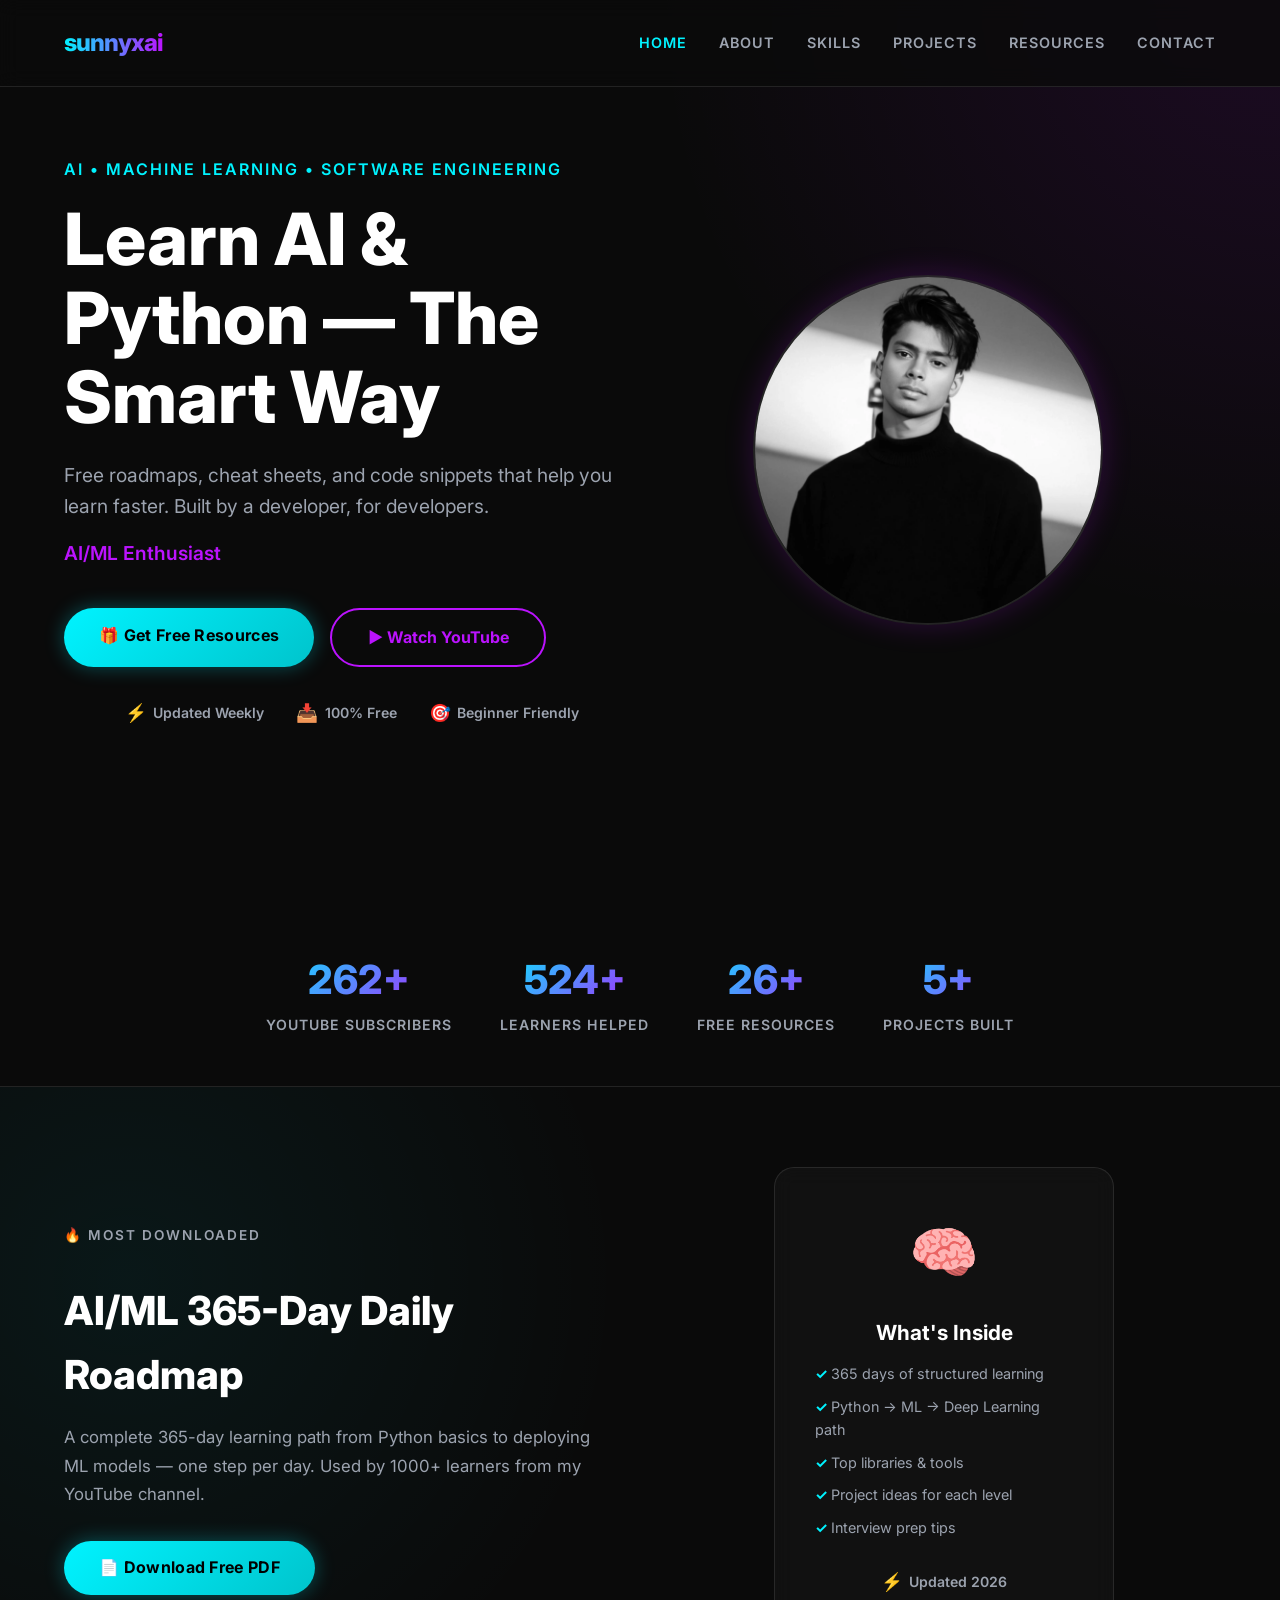
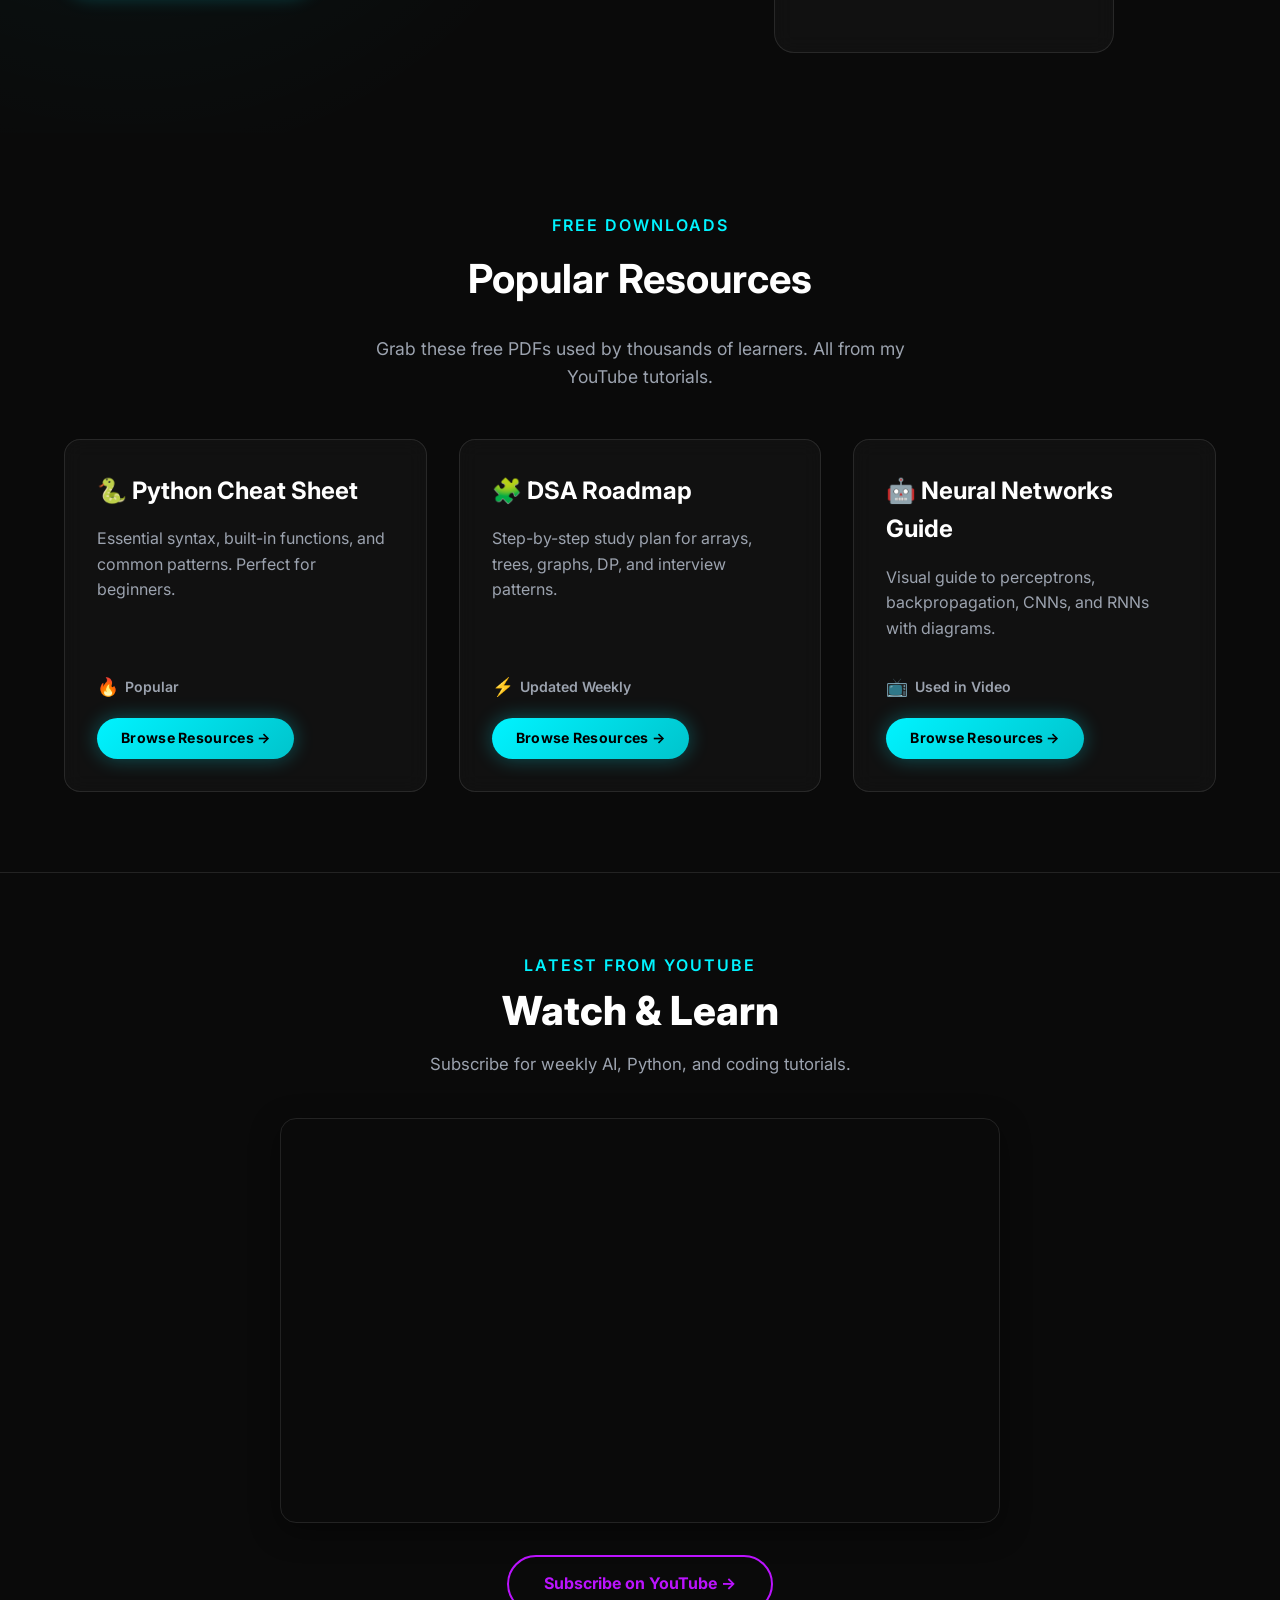
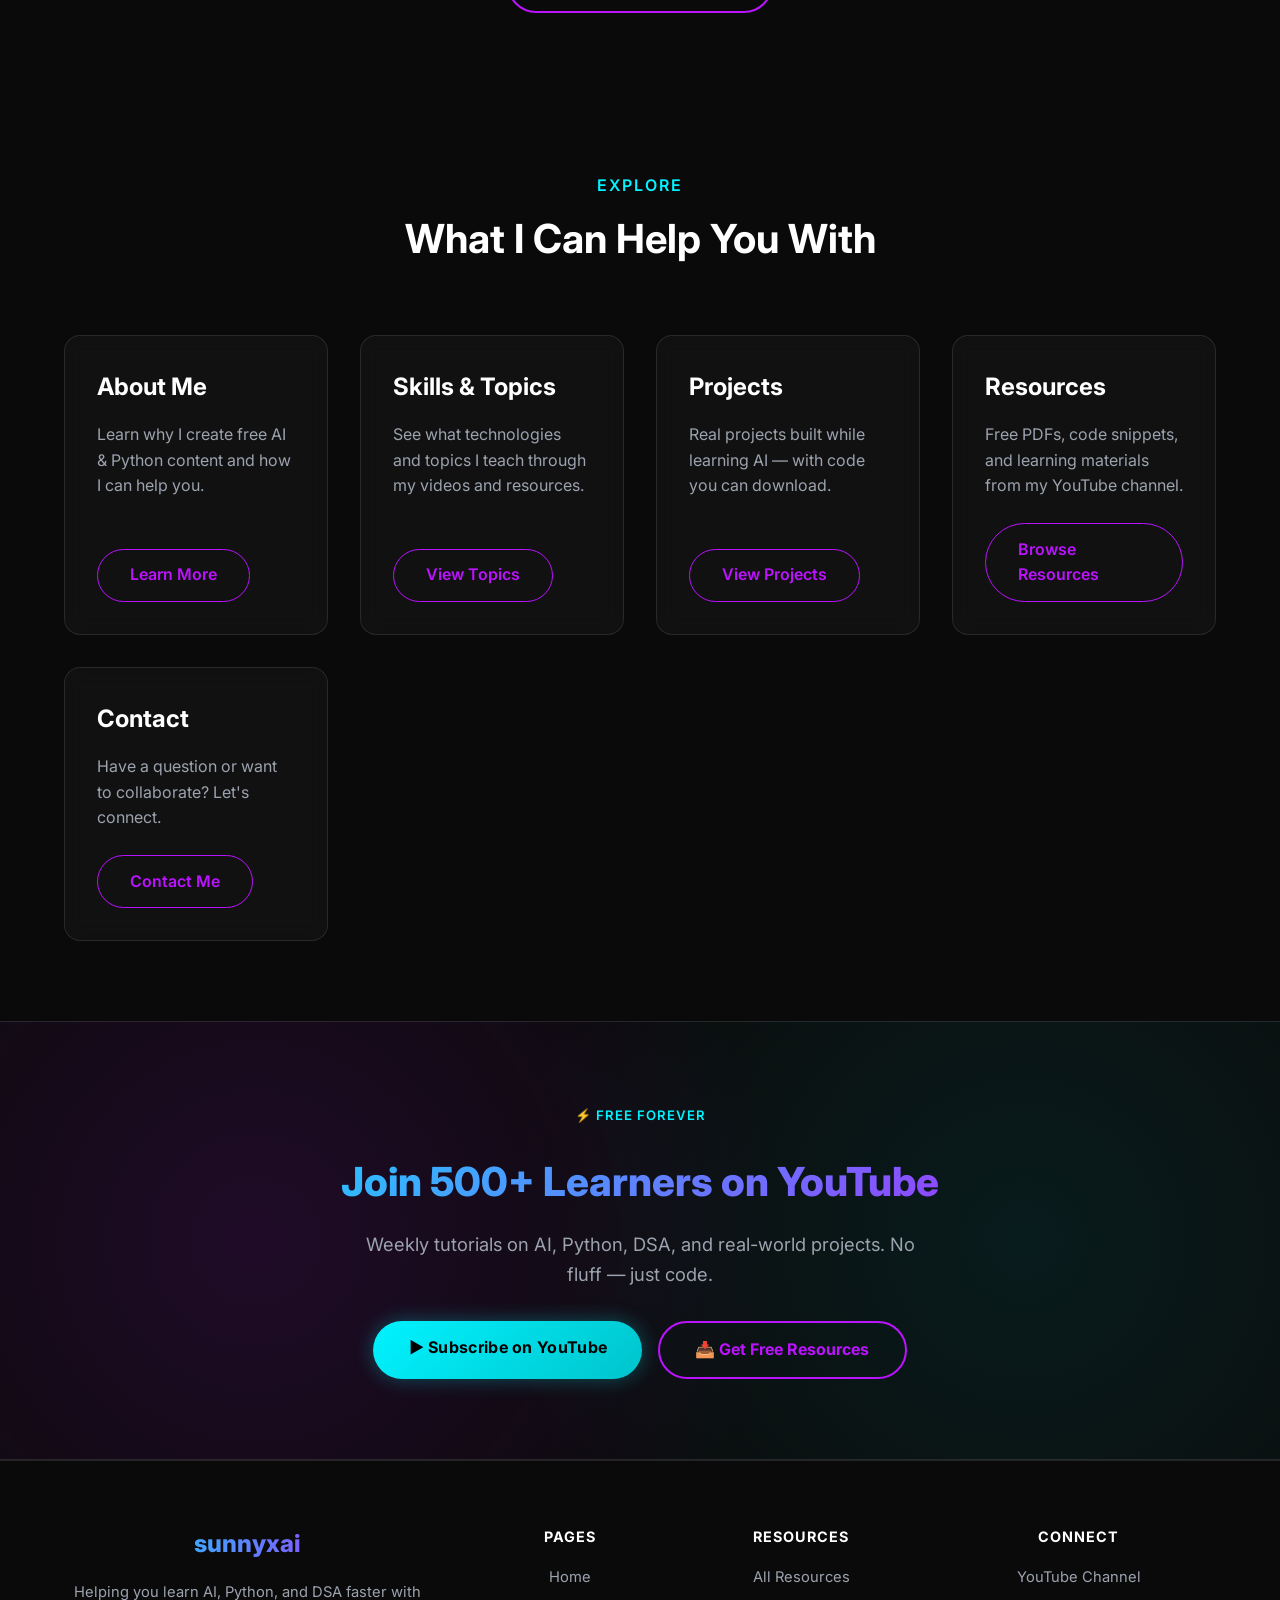
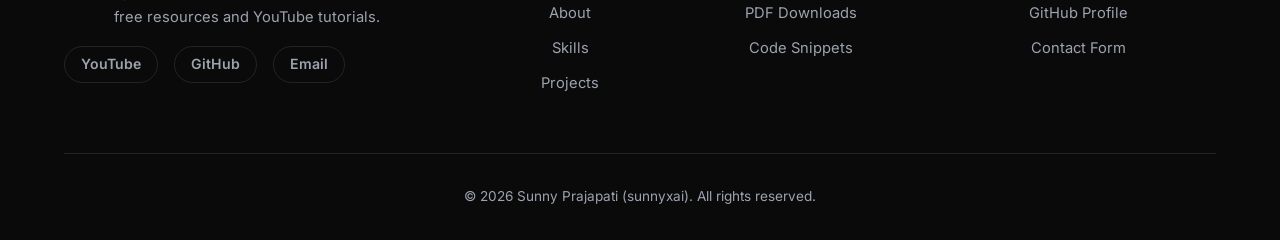
<file: index.html>
<!DOCTYPE html>
<html lang="en">
<head>
  <meta charset="UTF-8">
  <meta name="viewport" content="width=device-width, initial-scale=1.0">

  <!-- SEO Meta Tags -->
  <title>sunnyxai — Learn AI, Python & DSA Faster | Free Resources</title>
  <meta name="description" content="Free AI/ML roadmaps, Python cheat sheets, DSA guides, and code snippets. Learn faster with curated resources from sunnyxai's YouTube channel.">
  <meta name="keywords" content="learn AI, Python tutorial, DSA roadmap, machine learning, sunnyxai, free coding resources, YouTube coding">
  <meta name="author" content="Sunny Prajapati">

  <!-- Open Graph -->
  <meta property="og:title" content="sunnyxai — Learn AI, Python & DSA Faster">
  <meta property="og:description" content="Free resources, code snippets, and learning paths for AI, Python & DSA.">
  <meta property="og:type" content="website">

  <link rel="stylesheet" href="style.css">
</head>
<body>

  <!-- ================= NAVBAR ================= -->
  <header>
    <nav class="navbar">
      <div class="brand">sunnyxai</div>
      <ul class="nav-links">
        <li><a href="index.html" class="active">Home</a></li>
        <li><a href="about.html">About</a></li>
        <li><a href="skills.html">Skills</a></li>
        <li><a href="projects.html">Projects</a></li>
        <li><a href="resources.html">Resources</a></li>
        <li><a href="contact.html">Contact</a></li>
      </ul>
    </nav>
  </header>

  <main>

    <!-- ================= CONVERSION HERO ================= -->
    <section class="hero">
      <div class="hero-copy">
        <p class="eyebrow">AI • Machine Learning • Software Engineering</p>
        <h1>Learn AI & Python — The Smart Way</h1>
        <p class="hero-text">Free roadmaps, cheat sheets, and code snippets that help you learn faster. Built by a developer, for developers.</p>
        <p class="hero-tagline"><span id="typing"></span></p>
        <div class="hero-actions">
          <a class="btn-primary" href="resources.html">🎁 Get Free Resources</a>
          <a class="btn-secondary" href="https://www.youtube.com/@sunnyxaii" target="_blank">▶ Watch YouTube</a>
        </div>
        <div class="trust-badges" style="margin-top: 2rem;">
          <div class="trust-badge"><span>⚡</span> <span>Updated Weekly</span></div>
          <div class="trust-badge"><span>📥</span> <span>100% Free</span></div>
          <div class="trust-badge"><span>🎯</span> <span>Beginner Friendly</span></div>
        </div>
      </div>
      <div class="hero-visual">
        <img src="profile.jpg" alt="Sunny Prajapati — AI & Python educator" class="profile-img">
      </div>
    </section>

    <!-- ================= SOCIAL PROOF STATS ================= -->
    <section class="stats-bar reveal">
      <div class="stat-item">
        <span class="stat-number" data-target="500">0</span>
        <span class="stat-label">YouTube Subscribers</span>
      </div>
      <div class="stat-item">
        <span class="stat-number" data-target="1000">0</span>
        <span class="stat-label">Learners Helped</span>
      </div>
      <div class="stat-item">
        <span class="stat-number" data-target="50">0</span>
        <span class="stat-label">Free Resources</span>
      </div>
      <div class="stat-item">
        <span class="stat-number" data-target="10">0</span>
        <span class="stat-label">Projects Built</span>
      </div>
    </section>

    <!-- ================= LEAD MAGNET ================= -->
    <section class="lead-magnet reveal">
      <div class="lead-magnet-copy">
        <p class="eyebrow">🔥 Most Downloaded</p>
        <h2>AI/ML 365-Day Daily Roadmap</h2>
        <p>A complete 365-day learning path from Python basics to deploying ML models — one step per day. Used by 1000+ learners from my YouTube channel.</p>
        <a class="btn-primary" href="resources/AI_ML_365Day_Daily_Roadmap.pdf" download>📄 Download Free PDF</a>
      </div>
      <div class="lead-magnet-visual">
        <div class="lead-magnet-card card-hover">
          <span class="card-icon">🧠</span>
          <h3>What's Inside</h3>
          <ul class="lead-magnet-checklist">
            <li>365 days of structured learning</li>
            <li>Python → ML → Deep Learning path</li>
            <li>Top libraries & tools</li>
            <li>Project ideas for each level</li>
            <li>Interview prep tips</li>
          </ul>
          <div class="trust-badges">
            <div class="trust-badge"><span>⚡</span> <span>Updated 2026</span></div>
          </div>
        </div>
      </div>
    </section>

    <!-- ================= FEATURED RESOURCES ================= -->
    <section class="section reveal">
      <div class="section-header">
        <span>Free Downloads</span>
        <h2>Popular Resources</h2>
      </div>
      <p class="section-description">Grab these free PDFs used by thousands of learners. All from my YouTube tutorials.</p>
      <div class="skill-grid">
        <div class="skill-card card-hover">
          <h3>🐍 Python Cheat Sheet</h3>
          <p>Essential syntax, built-in functions, and common patterns. Perfect for beginners.</p>
          <div class="trust-badges" style="justify-content: flex-start; margin-top: 0.5rem; margin-bottom: 1rem;">
            <div class="trust-badge"><span>🔥</span> <span>Popular</span></div>
          </div>
          <a class="btn-primary" href="resources.html" style="font-size: 0.88rem; padding: 0.6rem 1.5rem;">Browse Resources →</a>
        </div>
        <div class="skill-card card-hover">
          <h3>🧩 DSA Roadmap</h3>
          <p>Step-by-step study plan for arrays, trees, graphs, DP, and interview patterns.</p>
          <div class="trust-badges" style="justify-content: flex-start; margin-top: 0.5rem; margin-bottom: 1rem;">
            <div class="trust-badge"><span>⚡</span> <span>Updated Weekly</span></div>
          </div>
          <a class="btn-primary" href="resources.html" style="font-size: 0.88rem; padding: 0.6rem 1.5rem;">Browse Resources →</a>
        </div>
        <div class="skill-card card-hover">
          <h3>🤖 Neural Networks Guide</h3>
          <p>Visual guide to perceptrons, backpropagation, CNNs, and RNNs with diagrams.</p>
          <div class="trust-badges" style="justify-content: flex-start; margin-top: 0.5rem; margin-bottom: 1rem;">
            <div class="trust-badge"><span>📺</span> <span>Used in Video</span></div>
          </div>
          <a class="btn-primary" href="resources.html" style="font-size: 0.88rem; padding: 0.6rem 1.5rem;">Browse Resources →</a>
        </div>
      </div>
    </section>

    <!-- ================= YOUTUBE EMBED ================= -->
    <section class="youtube-section reveal">
      <span class="eyebrow">Latest from YouTube</span>
      <h2>Watch & Learn</h2>
      <p>Subscribe for weekly AI, Python, and coding tutorials.</p>
      <div class="youtube-embed-wrapper">
        <!-- Channel embed — automatically shows latest content from @sunnyxai -->
        <iframe src="https://www./embed/CO_1Qnsu7-0" title="sunnyxai — Latest YouTube Video" allow="accelerometer; autoplay; clipboard-write; encrypted-media; gyroscope; picture-in-picture" allowfullscreen loading="lazy"></iframe>
      </div>
      <a class="btn-secondary" href="https://www.youtube.com/@sunnyxaii" target="_blank">Subscribe on YouTube →</a>
    </section>

    <!-- ================= EXPLORE PAGES ================= -->
    <section class="section section-light reveal">
      <div class="section-header">
        <span>Explore</span>
        <h2>What I Can Help You With</h2>
      </div>
      <div class="skill-grid">
        <div class="skill-card card-hover">
          <h3>About Me</h3>
          <p>Learn why I create free AI & Python content and how I can help you.</p>
          <a class="button button-secondary" href="about.html">Learn More</a>
        </div>
        <div class="skill-card card-hover">
          <h3>Skills & Topics</h3>
          <p>See what technologies and topics I teach through my videos and resources.</p>
          <a class="button button-secondary" href="skills.html">View Topics</a>
        </div>
        <div class="skill-card card-hover">
          <h3>Projects</h3>
          <p>Real projects built while learning AI — with code you can download.</p>
          <a class="button button-secondary" href="projects.html">View Projects</a>
        </div>
        <div class="skill-card card-hover">
          <h3>Resources</h3>
          <p>Free PDFs, code snippets, and learning materials from my YouTube channel.</p>
          <a class="button button-secondary" href="resources.html">Browse Resources</a>
        </div>
        <div class="skill-card card-hover">
          <h3>Contact</h3>
          <p>Have a question or want to collaborate? Let's connect.</p>
          <a class="button button-secondary" href="contact.html">Contact Me</a>
        </div>
      </div>
    </section>

  </main>

  <!-- ================= CTA BANNER ================= -->
  <section class="cta-section">
    <span class="cta-badge">⚡ FREE FOREVER</span>
    <h2>Join 500+ Learners on YouTube</h2>
    <p>Weekly tutorials on AI, Python, DSA, and real-world projects. No fluff — just code.</p>
    <div class="cta-buttons">
      <a class="btn-primary" href="https://www.youtube.com/@sunnyxaii" target="_blank">▶ Subscribe on YouTube</a>
      <a class="btn-secondary" href="resources.html">📥 Get Free Resources</a>
    </div>
  </section>

  <!-- ================= RICH FOOTER ================= -->
  <footer class="rich-footer">
    <div class="footer-grid">
      <div class="footer-col">
        <div class="footer-brand">sunnyxai</div>
        <p>Helping you learn AI, Python, and DSA faster with free resources and YouTube tutorials.</p>
        <div class="footer-social">
          <a href="https://www.youtube.com/@sunnyxaii" target="_blank">YouTube</a>
          <a href="https://github.com/sunnyxai" target="_blank">GitHub</a>
          <a href="mailto:24amtics387@gmail.com">Email</a>
        </div>
      </div>
      <div class="footer-col">
        <h4>Pages</h4>
        <ul>
          <li><a href="index.html">Home</a></li>
          <li><a href="about.html">About</a></li>
          <li><a href="skills.html">Skills</a></li>
          <li><a href="projects.html">Projects</a></li>
        </ul>
      </div>
      <div class="footer-col">
        <h4>Resources</h4>
        <ul>
          <li><a href="resources.html">All Resources</a></li>
          <li><a href="resources.html#resource-grid">PDF Downloads</a></li>
          <li><a href="resources.html">Code Snippets</a></li>
        </ul>
      </div>
      <div class="footer-col">
        <h4>Connect</h4>
        <ul>
          <li><a href="https://www.youtube.com/@sunnyxaii" target="_blank">YouTube Channel</a></li>
          <li><a href="https://github.com/sunnyxai" target="_blank">GitHub Profile</a></li>
          <li><a href="contact.html">Contact Form</a></li>
        </ul>
      </div>
    </div>
    <div class="footer-bottom">
      <p>&copy; 2026 Sunny Prajapati (sunnyxai). All rights reserved.</p>
    </div>
  </footer>

  <script src="script.js"></script>
</body>
</html>
</file>
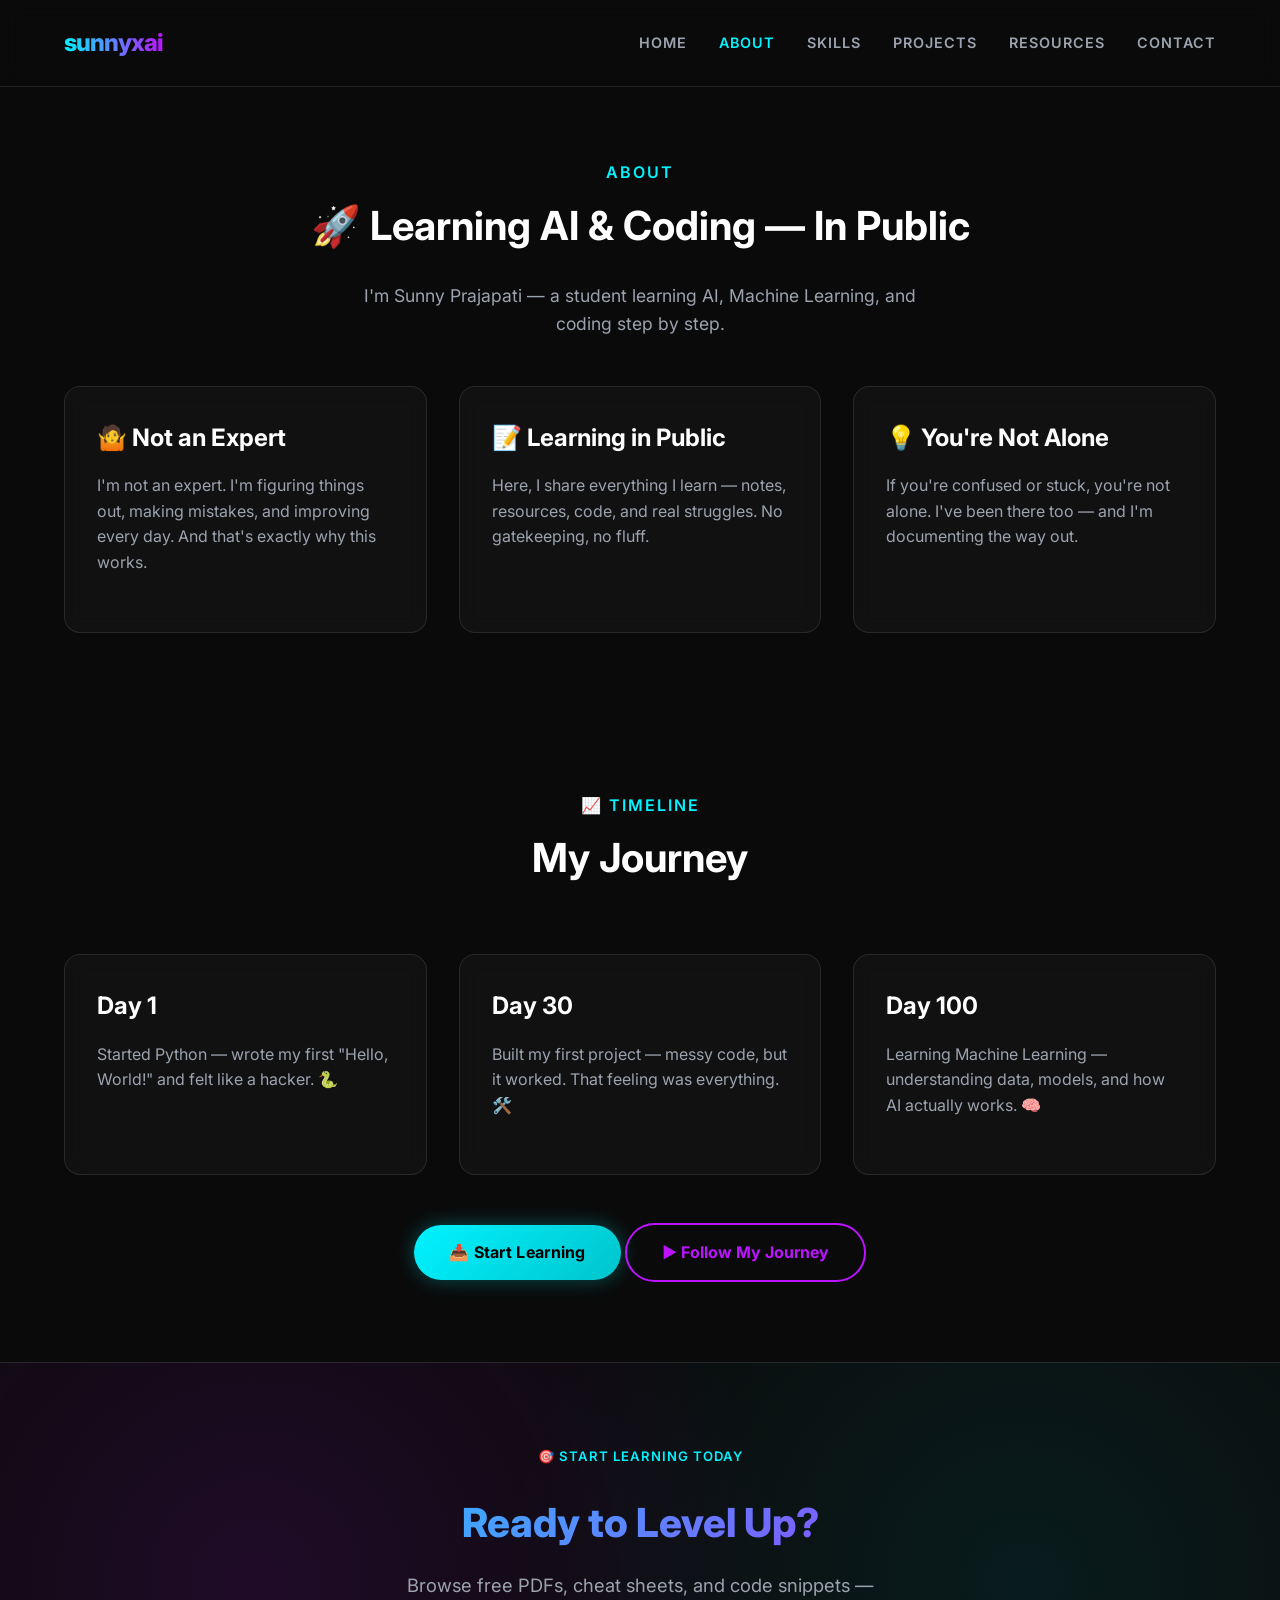
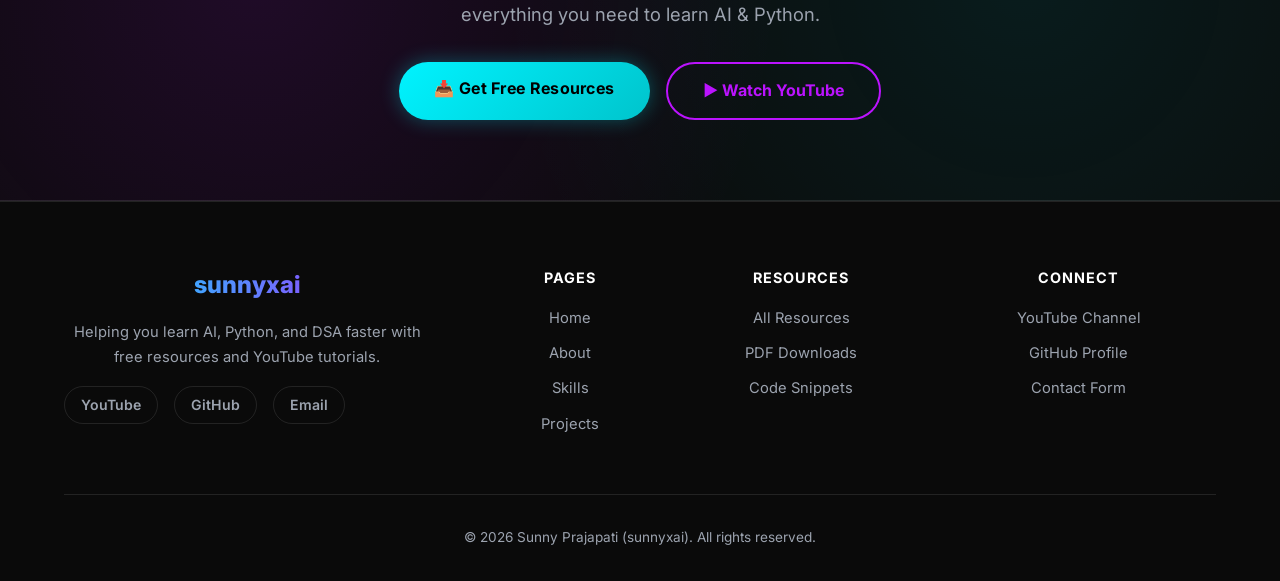
<file: about.html>
<!DOCTYPE html>
<html lang="en">
<head>
  <meta charset="UTF-8">
  <meta name="viewport" content="width=device-width, initial-scale=1.0">

  <!-- SEO -->
  <title>About — sunnyxai | I Help You Learn AI & Python Faster</title>
  <meta name="description" content="Learn why Sunny Prajapati creates free AI, Python, and DSA content. Audience-focused education through YouTube tutorials and open-source resources.">
  <meta name="author" content="Sunny Prajapati">

  <link rel="stylesheet" href="style.css">
</head>
<body>

  <!-- ================= NAVBAR ================= -->
  <header>
    <nav class="navbar">
      <div class="brand">sunnyxai</div>
      <ul class="nav-links">
        <li><a href="index.html">Home</a></li>
        <li><a href="about.html" class="active">About</a></li>
        <li><a href="skills.html">Skills</a></li>
        <li><a href="projects.html">Projects</a></li>
        <li><a href="resources.html">Resources</a></li>
        <li><a href="contact.html">Contact</a></li>
      </ul>
    </nav>
  </header>

  <main>
    <!-- ================= HERO SECTION ================= -->
    <section class="section section-light">
      <div class="section-header">
        <span>About</span>
        <h2>🚀 Learning AI & Coding — In Public</h2>
      </div>

      <p class="section-description">I'm Sunny Prajapati — a student learning AI, Machine Learning, and coding step by step.</p>

      <div class="skill-grid">
        <div class="skill-card card-hover reveal">
          <h3>🤷 Not an Expert</h3>
          <p>I'm not an expert. I'm figuring things out, making mistakes, and improving every day. And that's exactly why this works.</p>
        </div>
        <div class="skill-card card-hover reveal">
          <h3>📝 Learning in Public</h3>
          <p>Here, I share everything I learn — notes, resources, code, and real struggles. No gatekeeping, no fluff.</p>
        </div>
        <div class="skill-card card-hover reveal">
          <h3>💡 You're Not Alone</h3>
          <p>If you're confused or stuck, you're not alone. I've been there too — and I'm documenting the way out.</p>
        </div>
      </div>
    </section>

    <!-- ================= JOURNEY TIMELINE ================= -->
    <section class="section reveal">
      <div class="section-header">
        <span>📈 Timeline</span>
        <h2>My Journey</h2>
      </div>
      <div class="skill-grid">
        <div class="skill-card card-hover">
          <h3>Day 1</h3>
          <p>Started Python — wrote my first "Hello, World!" and felt like a hacker. 🐍</p>
        </div>
        <div class="skill-card card-hover">
          <h3>Day 30</h3>
          <p>Built my first project — messy code, but it worked. That feeling was everything. 🛠️</p>
        </div>
        <div class="skill-card card-hover">
          <h3>Day 100</h3>
          <p>Learning Machine Learning — understanding data, models, and how AI actually works. 🧠</p>
        </div>
      </div>

      <div style="text-align: center; margin-top: 3rem;">
        <div class="cta-buttons">
          <a class="btn-primary" href="resources.html">📥 Start Learning</a>
          <a class="btn-secondary" href="https://www.youtube.com/@sunnyxaii" target="_blank">▶ Follow My Journey</a>
        </div>
      </div>
    </section>
  </main>

  <!-- ================= CTA BANNER ================= -->
  <section class="cta-section">
    <span class="cta-badge">🎯 START LEARNING TODAY</span>
    <h2>Ready to Level Up?</h2>
    <p>Browse free PDFs, cheat sheets, and code snippets — everything you need to learn AI & Python.</p>
    <div class="cta-buttons">
      <a class="btn-primary" href="resources.html">📥 Get Free Resources</a>
      <a class="btn-secondary" href="https://www.youtube.com/@sunnyxaii" target="_blank">▶ Watch YouTube</a>
    </div>
  </section>

  <!-- ================= RICH FOOTER ================= -->
  <footer class="rich-footer">
    <div class="footer-grid">
      <div class="footer-col">
        <div class="footer-brand">sunnyxai</div>
        <p>Helping you learn AI, Python, and DSA faster with free resources and YouTube tutorials.</p>
        <div class="footer-social">
          <a href="https://www.youtube.com/@sunnyxaii" target="_blank">YouTube</a>
          <a href="https://github.com/sunnyxai" target="_blank">GitHub</a>
          <a href="mailto:24amtics387@gmail.com">Email</a>
        </div>
      </div>
      <div class="footer-col">
        <h4>Pages</h4>
        <ul>
          <li><a href="index.html">Home</a></li>
          <li><a href="about.html">About</a></li>
          <li><a href="skills.html">Skills</a></li>
          <li><a href="projects.html">Projects</a></li>
        </ul>
      </div>
      <div class="footer-col">
        <h4>Resources</h4>
        <ul>
          <li><a href="resources.html">All Resources</a></li>
          <li><a href="resources.html#resource-grid">PDF Downloads</a></li>
          <li><a href="resources.html">Code Snippets</a></li>
        </ul>
      </div>
      <div class="footer-col">
        <h4>Connect</h4>
        <ul>
          <li><a href="https://www.youtube.com/@sunnyxaii" target="_blank">YouTube Channel</a></li>
          <li><a href="https://github.com/sunnyxai" target="_blank">GitHub Profile</a></li>
          <li><a href="contact.html">Contact Form</a></li>
        </ul>
      </div>
    </div>
    <div class="footer-bottom">
      <p>&copy; 2026 Sunny Prajapati (sunnyxai). All rights reserved.</p>
    </div>
  </footer>

  <script src="script.js"></script>
</body>
</html>
</file>
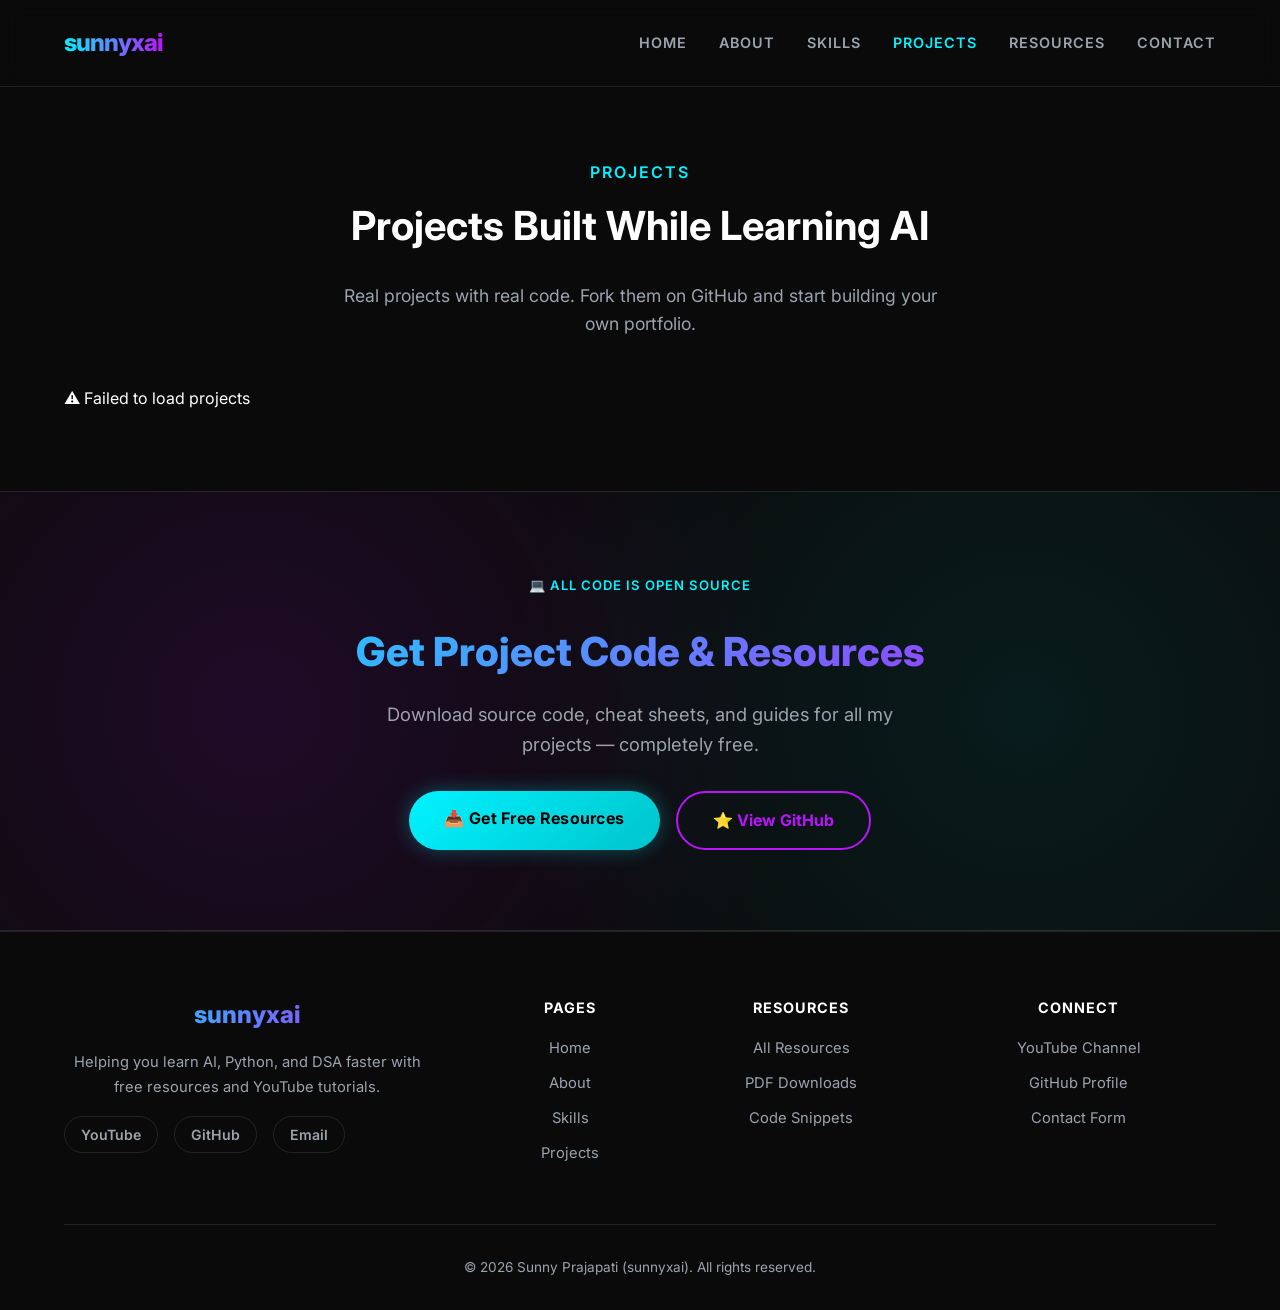
<file: projects.html>
<!DOCTYPE html>
<html lang="en">
<head>
  <meta charset="UTF-8">
  <meta name="viewport" content="width=device-width, initial-scale=1.0">

  <!-- SEO -->
  <title>Projects — sunnyxai | AI & Python Projects With Source Code</title>
  <meta name="description" content="Real AI and Python projects built by Sunny Prajapati. View source code on GitHub and learn by building.">
  <meta name="author" content="Sunny Prajapati">

  <link rel="stylesheet" href="style.css">
</head>
<body>

  <!-- ================= NAVBAR ================= -->
  <header>
    <nav class="navbar">
      <div class="brand">sunnyxai</div>
      <ul class="nav-links">
        <li><a href="index.html">Home</a></li>
        <li><a href="about.html">About</a></li>
        <li><a href="skills.html">Skills</a></li>
        <li><a href="projects.html" class="active">Projects</a></li>
        <li><a href="resources.html">Resources</a></li>
        <li><a href="contact.html">Contact</a></li>
      </ul>
    </nav>
  </header>

  <main>
    <section class="section section-light">
      <div class="section-header">
        <span>Projects</span>
        <h2>Projects Built While Learning AI</h2>
      </div>
      <p class="section-description">Real projects with real code. Fork them on GitHub and start building your own portfolio.</p>

      <div id="projects-container" class="skill-grid"></div>
    </section>
  </main>

  <!-- ================= CTA BANNER ================= -->
  <section class="cta-section">
    <span class="cta-badge">💻 ALL CODE IS OPEN SOURCE</span>
    <h2>Get Project Code & Resources</h2>
    <p>Download source code, cheat sheets, and guides for all my projects — completely free.</p>
    <div class="cta-buttons">
      <a class="btn-primary" href="resources.html">📥 Get Free Resources</a>
      <a class="btn-secondary" href="https://github.com/sunnyxai" target="_blank">⭐ View GitHub</a>
    </div>
  </section>

  <!-- ================= RICH FOOTER ================= -->
  <footer class="rich-footer">
    <div class="footer-grid">
      <div class="footer-col">
        <div class="footer-brand">sunnyxai</div>
        <p>Helping you learn AI, Python, and DSA faster with free resources and YouTube tutorials.</p>
        <div class="footer-social">
          <a href="https://www.youtube.com/@sunnyxaii" target="_blank">YouTube</a>
          <a href="https://github.com/sunnyxai" target="_blank">GitHub</a>
          <a href="mailto:24amtics387@gmail.com">Email</a>
        </div>
      </div>
      <div class="footer-col">
        <h4>Pages</h4>
        <ul>
          <li><a href="index.html">Home</a></li>
          <li><a href="about.html">About</a></li>
          <li><a href="skills.html">Skills</a></li>
          <li><a href="projects.html">Projects</a></li>
        </ul>
      </div>
      <div class="footer-col">
        <h4>Resources</h4>
        <ul>
          <li><a href="resources.html">All Resources</a></li>
          <li><a href="resources.html#resource-grid">PDF Downloads</a></li>
          <li><a href="resources.html">Code Snippets</a></li>
        </ul>
      </div>
      <div class="footer-col">
        <h4>Connect</h4>
        <ul>
          <li><a href="https://www.youtube.com/@sunnyxaii" target="_blank">YouTube Channel</a></li>
          <li><a href="https://github.com/sunnyxai" target="_blank">GitHub Profile</a></li>
          <li><a href="contact.html">Contact Form</a></li>
        </ul>
      </div>
    </div>
    <div class="footer-bottom">
      <p>&copy; 2026 Sunny Prajapati (sunnyxai). All rights reserved.</p>
    </div>
  </footer>

  <script src="script.js"></script>
</body>
</html>
</file>
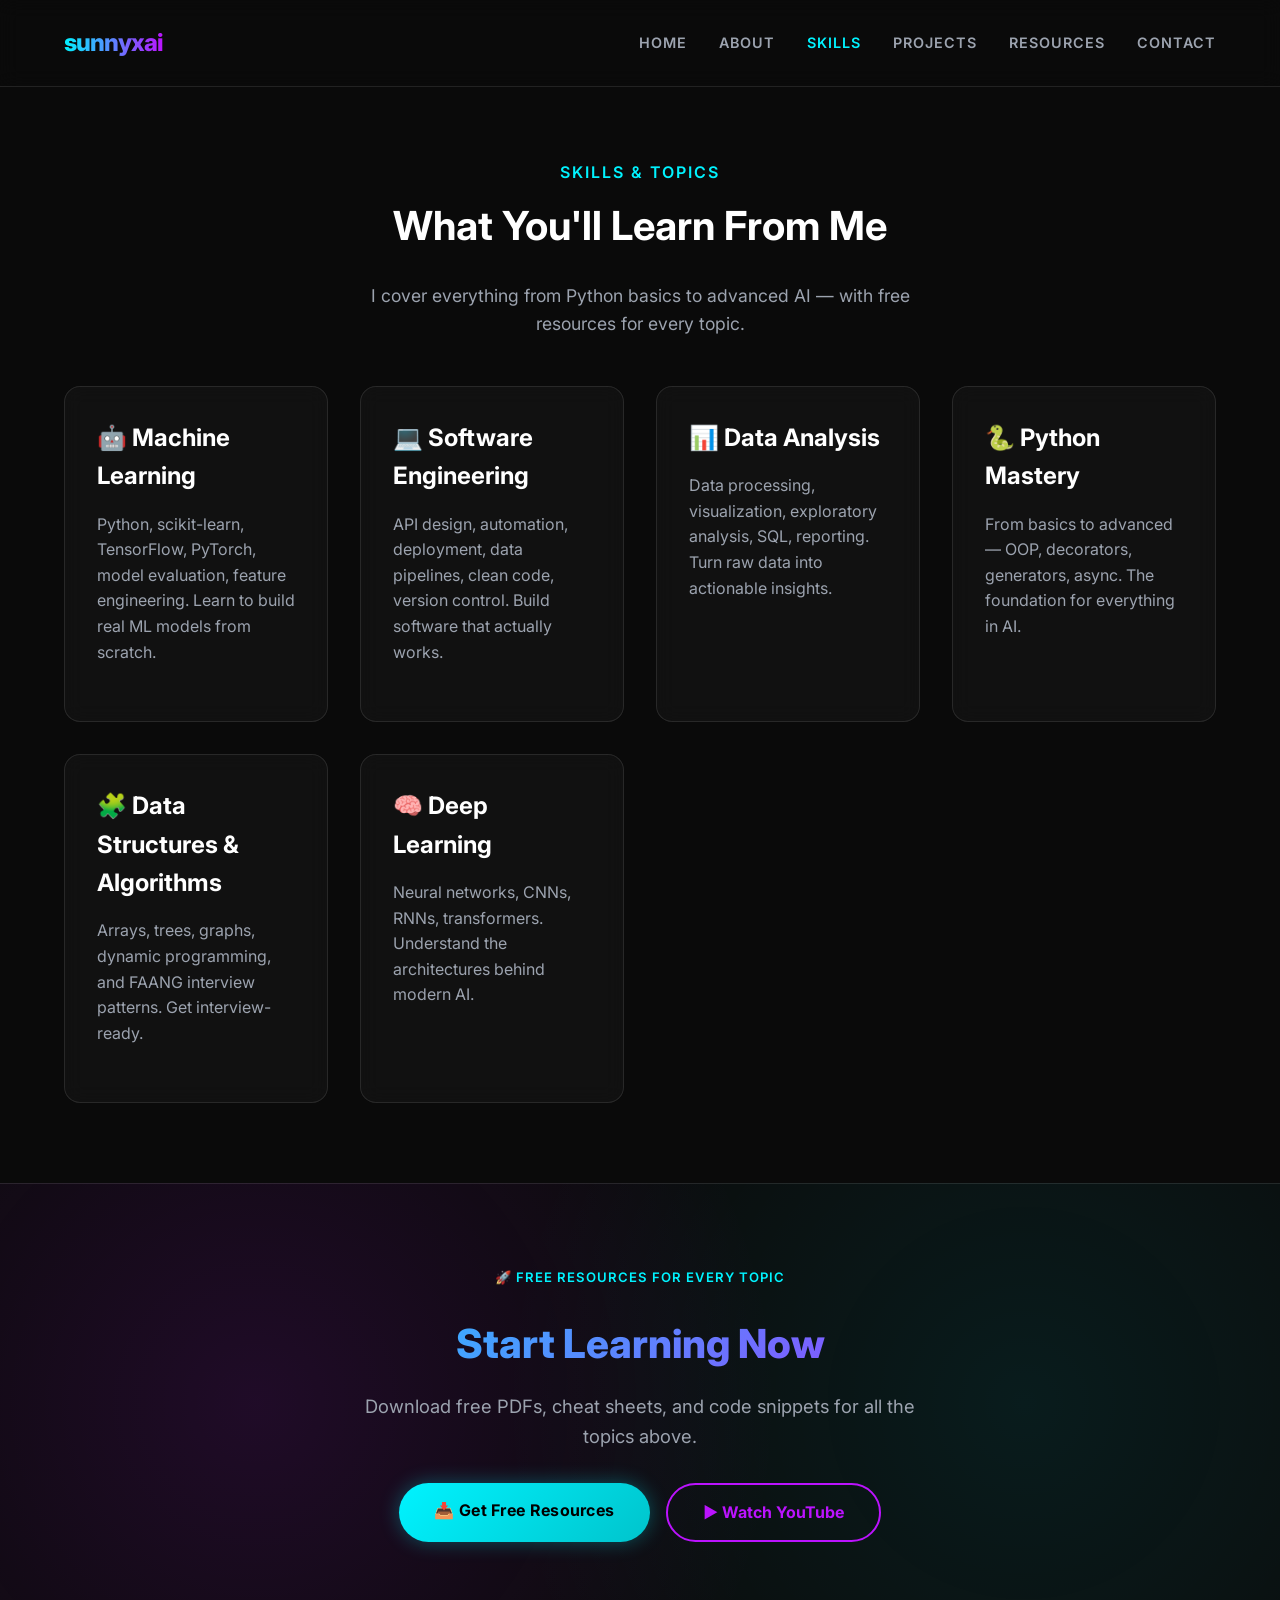
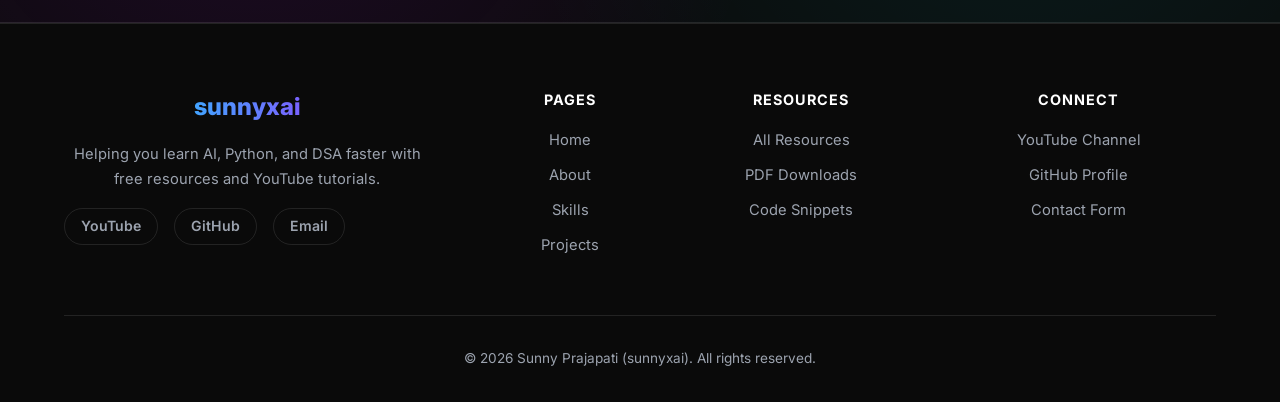
<file: skills.html>
<!DOCTYPE html>
<html lang="en">
<head>
  <meta charset="UTF-8">
  <meta name="viewport" content="width=device-width, initial-scale=1.0">

  <!-- SEO -->
  <title>Skills — sunnyxai | What You'll Learn From Me</title>
  <meta name="description" content="AI, machine learning, Python, data structures — the topics I teach through free YouTube tutorials and downloadable resources.">
  <meta name="author" content="Sunny Prajapati">

  <link rel="stylesheet" href="style.css">
</head>
<body>

  <!-- ================= NAVBAR ================= -->
  <header>
    <nav class="navbar">
      <div class="brand">sunnyxai</div>
      <ul class="nav-links">
        <li><a href="index.html">Home</a></li>
        <li><a href="about.html">About</a></li>
        <li><a href="skills.html" class="active">Skills</a></li>
        <li><a href="projects.html">Projects</a></li>
        <li><a href="resources.html">Resources</a></li>
        <li><a href="contact.html">Contact</a></li>
      </ul>
    </nav>
  </header>

  <main>
    <section class="section section-light">
      <div class="section-header">
        <span>Skills & Topics</span>
        <h2>What You'll Learn From Me</h2>
      </div>
      <p class="section-description">I cover everything from Python basics to advanced AI — with free resources for every topic.</p>

      <div class="skill-grid">
        <div class="skill-card card-hover reveal">
          <h3>🤖 Machine Learning</h3>
          <p>Python, scikit-learn, TensorFlow, PyTorch, model evaluation, feature engineering. Learn to build real ML models from scratch.</p>
        </div>
        <div class="skill-card card-hover reveal">
          <h3>💻 Software Engineering</h3>
          <p>API design, automation, deployment, data pipelines, clean code, version control. Build software that actually works.</p>
        </div>
        <div class="skill-card card-hover reveal">
          <h3>📊 Data Analysis</h3>
          <p>Data processing, visualization, exploratory analysis, SQL, reporting. Turn raw data into actionable insights.</p>
        </div>
        <div class="skill-card card-hover reveal">
          <h3>🐍 Python Mastery</h3>
          <p>From basics to advanced — OOP, decorators, generators, async. The foundation for everything in AI.</p>
        </div>
        <div class="skill-card card-hover reveal">
          <h3>🧩 Data Structures & Algorithms</h3>
          <p>Arrays, trees, graphs, dynamic programming, and FAANG interview patterns. Get interview-ready.</p>
        </div>
        <div class="skill-card card-hover reveal">
          <h3>🧠 Deep Learning</h3>
          <p>Neural networks, CNNs, RNNs, transformers. Understand the architectures behind modern AI.</p>
        </div>
      </div>
    </section>
  </main>

  <!-- ================= CTA BANNER ================= -->
  <section class="cta-section">
    <span class="cta-badge">🚀 FREE RESOURCES FOR EVERY TOPIC</span>
    <h2>Start Learning Now</h2>
    <p>Download free PDFs, cheat sheets, and code snippets for all the topics above.</p>
    <div class="cta-buttons">
      <a class="btn-primary" href="resources.html">📥 Get Free Resources</a>
      <a class="btn-secondary" href="https://www.youtube.com/@sunnyxaii" target="_blank">▶ Watch YouTube</a>
    </div>
  </section>

  <!-- ================= RICH FOOTER ================= -->
  <footer class="rich-footer">
    <div class="footer-grid">
      <div class="footer-col">
        <div class="footer-brand">sunnyxai</div>
        <p>Helping you learn AI, Python, and DSA faster with free resources and YouTube tutorials.</p>
        <div class="footer-social">
          <a href="https://www.youtube.com/@sunnyxaii" target="_blank">YouTube</a>
          <a href="https://github.com/sunnyxai" target="_blank">GitHub</a>
          <a href="mailto:24amtics387@gmail.com">Email</a>
        </div>
      </div>
      <div class="footer-col">
        <h4>Pages</h4>
        <ul>
          <li><a href="index.html">Home</a></li>
          <li><a href="about.html">About</a></li>
          <li><a href="skills.html">Skills</a></li>
          <li><a href="projects.html">Projects</a></li>
        </ul>
      </div>
      <div class="footer-col">
        <h4>Resources</h4>
        <ul>
          <li><a href="resources.html">All Resources</a></li>
          <li><a href="resources.html#resource-grid">PDF Downloads</a></li>
          <li><a href="resources.html">Code Snippets</a></li>
        </ul>
      </div>
      <div class="footer-col">
        <h4>Connect</h4>
        <ul>
          <li><a href="https://www.youtube.com/@sunnyxaii" target="_blank">YouTube Channel</a></li>
          <li><a href="https://github.com/sunnyxai" target="_blank">GitHub Profile</a></li>
          <li><a href="contact.html">Contact Form</a></li>
        </ul>
      </div>
    </div>
    <div class="footer-bottom">
      <p>&copy; 2026 Sunny Prajapati (sunnyxai). All rights reserved.</p>
    </div>
  </footer>

  <script src="script.js"></script>
</body>
</html>
</file>
<file: style.css>
/* style.css */
@import url('https://fonts.googleapis.com/css2?family=Inter:wght@300;400;600;800&display=swap');

:root {
  --bg-dark: #0a0a0a;
  --text-main: #ffffff;
  --text-muted: #9ca3af;
  --neon-blue: #00f3ff;
  --neon-purple: #bb13fe;
  --glass-bg: rgba(255, 255, 255, 0.03);
  --glass-border: rgba(255, 255, 255, 0.1);
}

* {
  margin: 0;
  padding: 0;
  box-sizing: border-box;
  font-family: 'Inter', sans-serif;
}

body {
  background-color: var(--bg-dark);
  color: var(--text-main);
  line-height: 1.6;
  overflow-x: hidden;
  padding-top: 5rem; /* Clear the fixed navbar */
}

/* --- Navbar --- */
.navbar {
  position: fixed;
  top: 0;
  width: 100%;
  display: flex;
  justify-content: space-between;
  align-items: center;
  padding: 1.5rem 5%;
  background: rgba(10, 10, 10, 0.8);
  backdrop-filter: blur(10px);
  border-bottom: 1px solid var(--glass-border);
  z-index: 1000;
}

.brand {
  font-size: 1.5rem;
  font-weight: 800;
  letter-spacing: -1px;
  background: linear-gradient(90deg, var(--neon-blue), var(--neon-purple));
  -webkit-background-clip: text;
  -webkit-text-fill-color: transparent;
}

.nav-links {
  list-style: none;
  display: flex;
  gap: 2rem;
}

.nav-links a {
  text-decoration: none;
  color: var(--text-muted);
  font-weight: 600;
  font-size: 0.9rem;
  text-transform: uppercase;
  letter-spacing: 1px;
  transition: color 0.3s ease;
}

.nav-links a:hover {
  color: var(--neon-blue);
}

/* --- Hero Section --- */
.hero {
  min-height: 100vh;
  display: flex;
  align-items: center;
  justify-content: space-between;
  padding: 0 5%;
  margin-top: -5rem; /* Negate body padding for full-bleed hero */
  background: radial-gradient(circle at top right, rgba(188, 19, 254, 0.1), transparent 40%);
}

.hero-copy {
  flex: 1;
  max-width: 600px;
}

.eyebrow {
  color: var(--neon-blue);
  font-weight: 600;
  text-transform: uppercase;
  letter-spacing: 2px;
  margin-bottom: 1rem;
}

.hero h1 {
  font-size: 4.5rem;
  font-weight: 800;
  line-height: 1.1;
  margin-bottom: 1.5rem;
}

.hero-text {
  color: var(--text-muted);
  font-size: 1.2rem;
  margin-bottom: 1rem;
}

.hero-tagline {
  font-size: 1.2rem;
  font-weight: 600;
  color: var(--neon-purple);
  margin-bottom: 2.5rem;
  min-height: 30px; /* Prevents layout shift during typing */
}

.hero-actions {
  display: flex;
  gap: 1rem;
}

.button {
  display: inline-block;
  padding: 0.8rem 2rem;
  border-radius: 50px;
  text-decoration: none;
  font-weight: 600;
  transition: all 0.3s ease;
}

.button:not(.button-secondary) {
  background-color: var(--neon-blue);
  color: #000;
  box-shadow: 0 0 15px rgba(0, 243, 255, 0.3);
}

.button:not(.button-secondary):hover {
  box-shadow: 0 0 25px rgba(0, 243, 255, 0.6);
  transform: translateY(-2px);
}

.button-secondary {
  border: 1px solid var(--neon-purple);
  color: var(--neon-purple);
  background: transparent;
}

.button-secondary:hover {
  background: var(--neon-purple);
  color: #fff;
  transform: translateY(-2px);
}

.hero-visual {
  flex: 1;
  display: flex;
  justify-content: center;
}

.profile-img {
  width: 350px;
  height: 350px;
  border-radius: 50%;
  object-fit: cover;
  border: 2px solid var(--glass-border);
  box-shadow: 0 0 30px rgba(188, 19, 254, 0.2);
}

/* --- Sections --- */
.section {
  padding: 5rem 5%;
}

.section-header {
  text-align: center;
  margin-bottom: 4rem;
}

.section-header span {
  color: var(--neon-blue);
  font-weight: 600;
  text-transform: uppercase;
  letter-spacing: 2px;
}

.section-header h2 {
  font-size: 2.5rem;
  margin-top: 0.5rem;
}

/* --- Grid & Cards --- */
.skill-grid {
  display: grid;
  grid-template-columns: repeat(auto-fit, minmax(250px, 1fr));
  gap: 2rem;
}

.skill-card {
  background: var(--glass-bg);
  border: 1px solid var(--glass-border);
  border-radius: 16px;
  padding: 2rem;
  backdrop-filter: blur(10px);
  transition: all 0.4s ease;
  display: flex;
  flex-direction: column;
  align-items: flex-start;
}

.skill-card:hover {
  transform: translateY(-10px);
  border-color: var(--neon-blue);
  box-shadow: 0 10px 30px rgba(0, 243, 255, 0.1);
}

.skill-card h3 {
  font-size: 1.5rem;
  margin-bottom: 1rem;
  color: #fff;
}

.skill-card p {
  color: var(--text-muted);
  margin-bottom: 1.5rem;
  flex-grow: 1;
}

/* --- Footer --- */
footer {
  text-align: center;
  padding: 2rem;
  color: var(--text-muted);
  border-top: 1px solid var(--glass-border);
  margin-top: 4rem;
}

/* --- Responsive --- */
@media (max-width: 768px) {
  .hero {
    flex-direction: column;
    text-align: center;
    padding-top: 8rem;
  }
  
  .hero h1 {
    font-size: 3rem;
  }
  
  .hero-actions {
    justify-content: center;
  }
  
  .hero-visual {
    margin-top: 3rem;
  }
  
  .profile-img {
    width: 250px;
    height: 250px;
  }
  
  .nav-links {
    display: none; /* Add a hamburger menu later for mobile */
  }
}
/* ================= CONTACT PAGE ================= */

.contact-grid {
  display: flex;
  gap: 1.5rem;
  margin: 2rem 0;
  flex-wrap: wrap;
}

.contact-card {
  flex: 1;
  min-width: 220px;
  padding: 1.5rem;
  border-radius: 14px;
  text-decoration: none;
  color: var(--text-main);
  background: var(--glass-bg);
  border: 1px solid var(--glass-border);
  backdrop-filter: blur(10px);
  transition: 0.3s;
}

.contact-card:hover {
  transform: translateY(-5px);
  border-color: var(--neon-purple);
  box-shadow: 0 0 20px rgba(188, 19, 254, 0.2);
}

/* ================= CONTACT FORM ================= */

.contact-form {
  margin-top: 2rem;
  display: flex;
  flex-direction: column;
  gap: 1rem;
}

.contact-form input,
.contact-form textarea {
  padding: 0.9rem 1rem;
  border-radius: 10px;
  border: 1px solid var(--glass-border);
  background: rgba(255,255,255,0.02);
  color: white;
  outline: none;
  transition: 0.3s;
}

.contact-form input:focus,
.contact-form textarea:focus {
  border-color: var(--neon-blue);
  box-shadow: 0 0 10px rgba(0,243,255,0.2);
}

.contact-form button {
  padding: 0.9rem;
  border-radius: 50px;
  border: none;
  background: var(--neon-blue);
  color: black;
  font-weight: 600;
  cursor: pointer;
  transition: 0.3s;
}

.contact-form button:hover {
  box-shadow: 0 0 20px rgba(0,243,255,0.5);
  transform: translateY(-2px);
}

/* ================= PROJECT CARDS ================= */

.project-card {
  background: var(--glass-bg);
  border: 1px solid var(--glass-border);
  border-radius: 16px;
  padding: 1.5rem;
  transition: 0.4s;
}

.project-card:hover {
  transform: translateY(-10px) scale(1.02);
  border-color: var(--neon-blue);
  box-shadow: 0 10px 30px rgba(0,243,255,0.2);
}

.project-card h3 {
  margin-bottom: 0.5rem;
}

.project-card p {
  color: var(--text-muted);
  margin-bottom: 1rem;
}

.project-card a {
  color: var(--neon-blue);
  text-decoration: none;
  font-weight: 600;
}

/* ================= ANIMATIONS ================= */

.fade-in {
  animation: fadeIn 1s ease forwards;
  opacity: 0;
}

@keyframes fadeIn {
  to {
    opacity: 1;
  }
}

/* ================= SCROLLBAR ================= */

::-webkit-scrollbar {
  width: 8px;
}

::-webkit-scrollbar-thumb {
  background: linear-gradient(var(--neon-blue), var(--neon-purple));
  border-radius: 10px;
}

/* ================= RESOURCES PAGE ================= */

/* --- Resources Hero --- */
.resources-hero {
  min-height: 50vh;
  display: flex;
  align-items: center;
  justify-content: center;
  text-align: center;
  padding: 8rem 5% 3rem;
  background:
    radial-gradient(circle at 30% 20%, rgba(0, 243, 255, 0.08), transparent 50%),
    radial-gradient(circle at 70% 80%, rgba(188, 19, 254, 0.08), transparent 50%);
}

.resources-hero-content {
  max-width: 700px;
}

.resources-hero h1 {
  font-size: 3.8rem;
  font-weight: 800;
  line-height: 1.1;
  margin-bottom: 1rem;
  background: linear-gradient(135deg, var(--neon-blue), var(--neon-purple));
  -webkit-background-clip: text;
  -webkit-text-fill-color: transparent;
}

/* --- Filter & Search Bar --- */
.filter-bar {
  display: flex;
  justify-content: space-between;
  align-items: center;
  flex-wrap: wrap;
  gap: 1rem;
  margin-bottom: 3rem;
}

.filter-buttons {
  display: flex;
  gap: 0.6rem;
  flex-wrap: wrap;
}

.filter-btn {
  padding: 0.55rem 1.4rem;
  border-radius: 50px;
  border: 1px solid var(--glass-border);
  background: var(--glass-bg);
  color: var(--text-muted);
  font-family: 'Inter', sans-serif;
  font-weight: 600;
  font-size: 0.85rem;
  cursor: pointer;
  transition: all 0.3s ease;
  text-transform: uppercase;
  letter-spacing: 0.5px;
}

.filter-btn:hover {
  border-color: var(--neon-blue);
  color: var(--neon-blue);
}

.filter-btn.active {
  background: linear-gradient(135deg, var(--neon-blue), var(--neon-purple));
  color: #000;
  border-color: transparent;
  box-shadow: 0 0 18px rgba(0, 243, 255, 0.25);
}

.search-wrapper {
  flex-shrink: 0;
}

.search-input {
  padding: 0.6rem 1.2rem;
  border-radius: 50px;
  border: 1px solid var(--glass-border);
  background: var(--glass-bg);
  color: var(--text-main);
  font-family: 'Inter', sans-serif;
  font-size: 0.9rem;
  width: 240px;
  outline: none;
  transition: all 0.3s ease;
}

.search-input::placeholder {
  color: var(--text-muted);
}

.search-input:focus {
  border-color: var(--neon-blue);
  box-shadow: 0 0 12px rgba(0, 243, 255, 0.15);
  width: 280px;
}

/* --- Resource Cards Grid --- */
.resource-grid {
  display: grid;
  grid-template-columns: repeat(auto-fill, minmax(300px, 1fr));
  gap: 2rem;
}

.resource-card {
  background: var(--glass-bg);
  border: 1px solid var(--glass-border);
  border-radius: 16px;
  padding: 2rem;
  backdrop-filter: blur(10px);
  display: flex;
  flex-direction: column;
  transition: all 0.4s cubic-bezier(0.25, 0.46, 0.45, 0.94);
  opacity: 1;
  transform: translateY(0);
}

.resource-card.animated {
  opacity: 0;
  transform: translateY(30px);
}

.resource-card.visible {
  opacity: 1;
  transform: translateY(0);
}

.resource-card:hover {
  transform: translateY(-8px);
  border-color: var(--neon-blue);
  box-shadow: 0 12px 40px rgba(0, 243, 255, 0.12);
}

.resource-card.hidden {
  display: none;
}

.resource-icon {
  font-size: 2.5rem;
  margin-bottom: 1rem;
  line-height: 1;
}

.resource-card h3 {
  font-size: 1.3rem;
  margin-bottom: 0.6rem;
  color: #fff;
}

.resource-card p {
  color: var(--text-muted);
  font-size: 0.95rem;
  margin-bottom: 1.2rem;
  flex-grow: 1;
}

/* --- Tags --- */
.resource-tags {
  display: flex;
  flex-wrap: wrap;
  gap: 0.5rem;
  margin-bottom: 1.4rem;
}

.resource-tag {
  padding: 0.25rem 0.75rem;
  border-radius: 50px;
  font-size: 0.72rem;
  font-weight: 600;
  text-transform: uppercase;
  letter-spacing: 0.5px;
}

.tag-video {
  background: rgba(0, 243, 255, 0.12);
  color: var(--neon-blue);
  border: 1px solid rgba(0, 243, 255, 0.25);
}

.tag-beginner {
  background: rgba(16, 185, 129, 0.12);
  color: #10b981;
  border: 1px solid rgba(16, 185, 129, 0.25);
}

.tag-advanced {
  background: rgba(188, 19, 254, 0.12);
  color: var(--neon-purple);
  border: 1px solid rgba(188, 19, 254, 0.25);
}

/* --- Download Button --- */
.download-btn {
  display: inline-flex;
  align-items: center;
  gap: 0.5rem;
  padding: 0.65rem 1.5rem;
  border-radius: 50px;
  text-decoration: none;
  font-weight: 600;
  font-size: 0.88rem;
  background: linear-gradient(135deg, var(--neon-blue), #00c4cc);
  color: #000;
  transition: all 0.3s ease;
  align-self: flex-start;
  box-shadow: 0 0 12px rgba(0, 243, 255, 0.2);
}

.download-btn:hover {
  box-shadow: 0 0 25px rgba(0, 243, 255, 0.45);
  transform: translateY(-2px);
}

.download-btn span {
  font-size: 1.1rem;
  font-weight: 800;
}

/* --- Code Snippet Section --- */
.snippet-section {
  border-top: 1px solid var(--glass-border);
}

.snippet-card {
  background: var(--glass-bg);
  border: 1px solid var(--glass-border);
  border-radius: 16px;
  margin-bottom: 2rem;
  overflow: hidden;
  transition: all 0.4s ease;
}

.snippet-card:hover {
  border-color: var(--neon-purple);
  box-shadow: 0 8px 30px rgba(188, 19, 254, 0.1);
}

.snippet-header {
  display: flex;
  justify-content: space-between;
  align-items: flex-start;
  padding: 1.5rem 1.5rem 0;
  gap: 1rem;
}

.snippet-header h3 {
  font-size: 1.15rem;
  color: #fff;
  margin-bottom: 0.3rem;
}

.snippet-header p {
  color: var(--text-muted);
  font-size: 0.88rem;
}

/* --- Copy Button --- */
.copy-btn {
  padding: 0.45rem 1rem;
  border-radius: 8px;
  border: 1px solid var(--glass-border);
  background: var(--glass-bg);
  color: var(--text-muted);
  font-family: 'Inter', sans-serif;
  font-size: 0.8rem;
  font-weight: 600;
  cursor: pointer;
  transition: all 0.3s ease;
  white-space: nowrap;
  flex-shrink: 0;
}

.copy-btn:hover {
  border-color: var(--neon-blue);
  color: var(--neon-blue);
}

.copy-btn.copied {
  background: var(--neon-blue);
  color: #000;
  border-color: var(--neon-blue);
}

/* Prism overrides to match our theme */
.snippet-card pre {
  margin: 0;
  border-radius: 0 0 16px 16px;
}

.snippet-card pre[class*="language-"] {
  margin: 1rem 0 0;
  background: rgba(0, 0, 0, 0.4);
  border-radius: 0 0 16px 16px;
  font-size: 0.88rem;
}

/* --- No Results Message --- */
.no-results {
  grid-column: 1 / -1;
  text-align: center;
  padding: 3rem;
  color: var(--text-muted);
  font-size: 1.1rem;
}

/* --- Resources Responsive --- */
@media (max-width: 768px) {
  .resources-hero h1 {
    font-size: 2.5rem;
  }

  .filter-bar {
    flex-direction: column;
    align-items: stretch;
  }

  .search-input {
    width: 100%;
  }

  .search-input:focus {
    width: 100%;
  }

  .resource-grid {
    grid-template-columns: 1fr;
  }

  .snippet-header {
    flex-direction: column;
  }

  .copy-btn {
    align-self: flex-end;
  }
}

/* --- Active nav link style --- */
.nav-links a.active {
  color: var(--neon-blue);
}

/* ================= CONVERSION FUNNEL SYSTEM ================= */

/* --- Smooth Scroll --- */
html {
  scroll-behavior: smooth;
}

/* --- Reusable Button Classes --- */
.btn-primary {
  display: inline-block;
  padding: 0.9rem 2.2rem;
  border-radius: 50px;
  text-decoration: none;
  font-weight: 700;
  font-size: 1rem;
  background: linear-gradient(135deg, var(--neon-blue), #00c4cc);
  color: #000;
  box-shadow: 0 0 20px rgba(0, 243, 255, 0.3);
  transition: all 0.3s ease;
  border: none;
  cursor: pointer;
  font-family: 'Inter', sans-serif;
  letter-spacing: 0.3px;
}

.btn-primary:hover {
  box-shadow: 0 0 35px rgba(0, 243, 255, 0.55);
  transform: translateY(-3px);
}

.btn-secondary {
  display: inline-block;
  padding: 0.9rem 2.2rem;
  border-radius: 50px;
  text-decoration: none;
  font-weight: 700;
  font-size: 1rem;
  background: transparent;
  color: var(--neon-purple);
  border: 2px solid var(--neon-purple);
  transition: all 0.3s ease;
  cursor: pointer;
  font-family: 'Inter', sans-serif;
}

.btn-secondary:hover {
  background: var(--neon-purple);
  color: #fff;
  transform: translateY(-3px);
  box-shadow: 0 0 25px rgba(188, 19, 254, 0.4);
}

/* --- CTA Section (YouTube Banner) — Used on every page --- */
.cta-section {
  text-align: center;
  padding: 5rem 5%;
  background:
    radial-gradient(circle at 20% 50%, rgba(188, 19, 254, 0.12), transparent 50%),
    radial-gradient(circle at 80% 50%, rgba(0, 243, 255, 0.08), transparent 50%);
  border-top: 1px solid var(--glass-border);
  border-bottom: 1px solid var(--glass-border);
}

.cta-section h2 {
  font-size: 2.5rem;
  font-weight: 800;
  margin-bottom: 1rem;
  background: linear-gradient(135deg, var(--neon-blue), var(--neon-purple));
  -webkit-background-clip: text;
  -webkit-text-fill-color: transparent;
}

.cta-section p {
  color: var(--text-muted);
  font-size: 1.15rem;
  max-width: 550px;
  margin: 0 auto 2rem;
}

.cta-section .cta-buttons {
  display: flex;
  gap: 1rem;
  justify-content: center;
  flex-wrap: wrap;
}

.cta-badge {
  display: inline-block;
  font-size: 0.82rem;
  font-weight: 600;
  color: var(--neon-blue);
  margin-bottom: 1.5rem;
  letter-spacing: 1px;
}

/* --- Social Proof / Stats Bar --- */
.stats-bar {
  display: flex;
  justify-content: center;
  gap: 3rem;
  padding: 3rem 5%;
  flex-wrap: wrap;
  border-bottom: 1px solid var(--glass-border);
}

.stat-item {
  text-align: center;
}

.stat-number {
  font-size: 2.5rem;
  font-weight: 800;
  background: linear-gradient(135deg, var(--neon-blue), var(--neon-purple));
  -webkit-background-clip: text;
  -webkit-text-fill-color: transparent;
  display: block;
}

.stat-label {
  color: var(--text-muted);
  font-size: 0.88rem;
  font-weight: 600;
  text-transform: uppercase;
  letter-spacing: 1px;
  margin-top: 0.3rem;
}

/* --- Lead Magnet Section --- */
.lead-magnet {
  display: flex;
  align-items: center;
  gap: 4rem;
  padding: 5rem 5%;
  background:
    radial-gradient(circle at 10% 30%, rgba(0, 243, 255, 0.06), transparent 40%);
}

.lead-magnet-copy {
  flex: 1;
  max-width: 550px;
}

.lead-magnet-copy .eyebrow {
  font-size: 0.85rem;
}

.lead-magnet-copy h2 {
  font-size: 2.5rem;
  font-weight: 800;
  margin-bottom: 1rem;
}

.lead-magnet-copy p {
  color: var(--text-muted);
  font-size: 1.05rem;
  margin-bottom: 2rem;
  line-height: 1.7;
}

.lead-magnet-visual {
  flex: 1;
  display: flex;
  justify-content: center;
}

.lead-magnet-card {
  background: var(--glass-bg);
  border: 1px solid var(--glass-border);
  border-radius: 20px;
  padding: 2.5rem;
  backdrop-filter: blur(10px);
  text-align: center;
  max-width: 340px;
  transition: all 0.4s ease;
}

.lead-magnet-card:hover {
  border-color: var(--neon-blue);
  box-shadow: 0 10px 40px rgba(0, 243, 255, 0.12);
  transform: translateY(-6px);
}

.lead-magnet-card .card-icon {
  font-size: 3.5rem;
  margin-bottom: 1.2rem;
  display: block;
}

.lead-magnet-card h3 {
  font-size: 1.3rem;
  margin-bottom: 0.5rem;
}

.lead-magnet-card p {
  color: var(--text-muted);
  font-size: 0.9rem;
  margin-bottom: 1.5rem;
}

.lead-magnet-checklist {
  list-style: none;
  text-align: left;
  margin-bottom: 1.5rem;
}

.lead-magnet-checklist li {
  color: var(--text-muted);
  font-size: 0.9rem;
  padding: 0.3rem 0;
}

.lead-magnet-checklist li::before {
  content: "✓ ";
  color: var(--neon-blue);
  font-weight: 700;
}

/* --- YouTube Embed Section --- */
.youtube-section {
  text-align: center;
  padding: 5rem 5%;
  border-top: 1px solid var(--glass-border);
}

.youtube-section h2 {
  font-size: 2.5rem;
  font-weight: 800;
  margin-bottom: 0.5rem;
}

.youtube-section > p {
  color: var(--text-muted);
  font-size: 1.05rem;
  margin-bottom: 2.5rem;
}

.youtube-embed-wrapper {
  max-width: 720px;
  margin: 0 auto 2rem;
  border-radius: 16px;
  overflow: hidden;
  border: 1px solid var(--glass-border);
  box-shadow: 0 8px 30px rgba(0, 0, 0, 0.4);
  aspect-ratio: 16 / 9;
}

.youtube-embed-wrapper iframe {
  width: 100%;
  height: 100%;
  border: none;
}

/* --- Trust Badges Row --- */
.trust-badges {
  display: flex;
  justify-content: center;
  gap: 2rem;
  flex-wrap: wrap;
  margin-top: 1.5rem;
  margin-bottom: 1rem;
}

.trust-badge {
  display: flex;
  align-items: center;
  gap: 0.4rem;
  color: var(--text-muted);
  font-size: 0.88rem;
  font-weight: 600;
}

.trust-badge span:first-child {
  font-size: 1.1rem;
}

/* --- Rich Footer --- */
.rich-footer {
  border-top: 1px solid var(--glass-border);
  padding: 4rem 5% 2rem;
  margin-top: 0;
}

.footer-grid {
  display: grid;
  grid-template-columns: 2fr 1fr 1fr 1.5fr;
  gap: 3rem;
  margin-bottom: 3rem;
}

.footer-brand {
  font-size: 1.5rem;
  font-weight: 800;
  background: linear-gradient(90deg, var(--neon-blue), var(--neon-purple));
  -webkit-background-clip: text;
  -webkit-text-fill-color: transparent;
  margin-bottom: 1rem;
}

.footer-col p {
  color: var(--text-muted);
  font-size: 0.92rem;
  line-height: 1.7;
}

.footer-col h4 {
  font-size: 0.9rem;
  font-weight: 700;
  text-transform: uppercase;
  letter-spacing: 1px;
  margin-bottom: 1rem;
  color: var(--text-main);
}

.footer-col ul {
  list-style: none;
}

.footer-col ul li {
  margin-bottom: 0.6rem;
}

.footer-col ul li a {
  color: var(--text-muted);
  text-decoration: none;
  font-size: 0.92rem;
  transition: color 0.3s ease;
}

.footer-col ul li a:hover {
  color: var(--neon-blue);
}

.footer-social {
  display: flex;
  gap: 1rem;
  margin-top: 1rem;
}

.footer-social a {
  color: var(--text-muted);
  text-decoration: none;
  font-size: 0.88rem;
  font-weight: 600;
  padding: 0.4rem 1rem;
  border-radius: 50px;
  border: 1px solid var(--glass-border);
  transition: all 0.3s ease;
}

.footer-social a:hover {
  border-color: var(--neon-blue);
  color: var(--neon-blue);
}

.footer-bottom {
  text-align: center;
  padding-top: 2rem;
  border-top: 1px solid var(--glass-border);
  color: var(--text-muted);
  font-size: 0.85rem;
}

/* --- Scroll Reveal Animations --- */
.reveal {
  opacity: 0;
  transform: translateY(30px);
  transition: all 0.7s cubic-bezier(0.25, 0.46, 0.45, 0.94);
}

.reveal.revealed {
  opacity: 1;
  transform: translateY(0);
}

/* --- Card Hover Enhancement --- */
.card-hover {
  transition: all 0.4s cubic-bezier(0.25, 0.46, 0.45, 0.94);
}

.card-hover:hover {
  transform: translateY(-8px);
  border-color: var(--neon-blue);
  box-shadow: 0 12px 40px rgba(0, 243, 255, 0.12);
}

/* --- Section Description --- */
.section-description {
  text-align: center;
  color: var(--text-muted);
  font-size: 1.1rem;
  max-width: 600px;
  margin: -2.5rem auto 3rem;
}

/* --- Tag: Popular/Hot --- */
.tag-popular {
  background: rgba(239, 68, 68, 0.12);
  color: #ef4444;
  border: 1px solid rgba(239, 68, 68, 0.25);
}

/* ================= CONVERSION FUNNEL RESPONSIVE ================= */

@media (max-width: 768px) {
  .stats-bar {
    gap: 1.5rem;
  }

  .stat-number {
    font-size: 1.8rem;
  }

  .lead-magnet {
    flex-direction: column;
    text-align: center;
  }

  .lead-magnet-copy h2 {
    font-size: 2rem;
  }

  .lead-magnet-checklist {
    text-align: center;
  }

  .cta-section h2 {
    font-size: 1.8rem;
  }

  .youtube-section h2 {
    font-size: 2rem;
  }

  .footer-grid {
    grid-template-columns: 1fr;
    gap: 2rem;
  }

  .footer-social {
    justify-content: center;
  }

  .trust-badges {
    gap: 1rem;
  }
}
</file>
